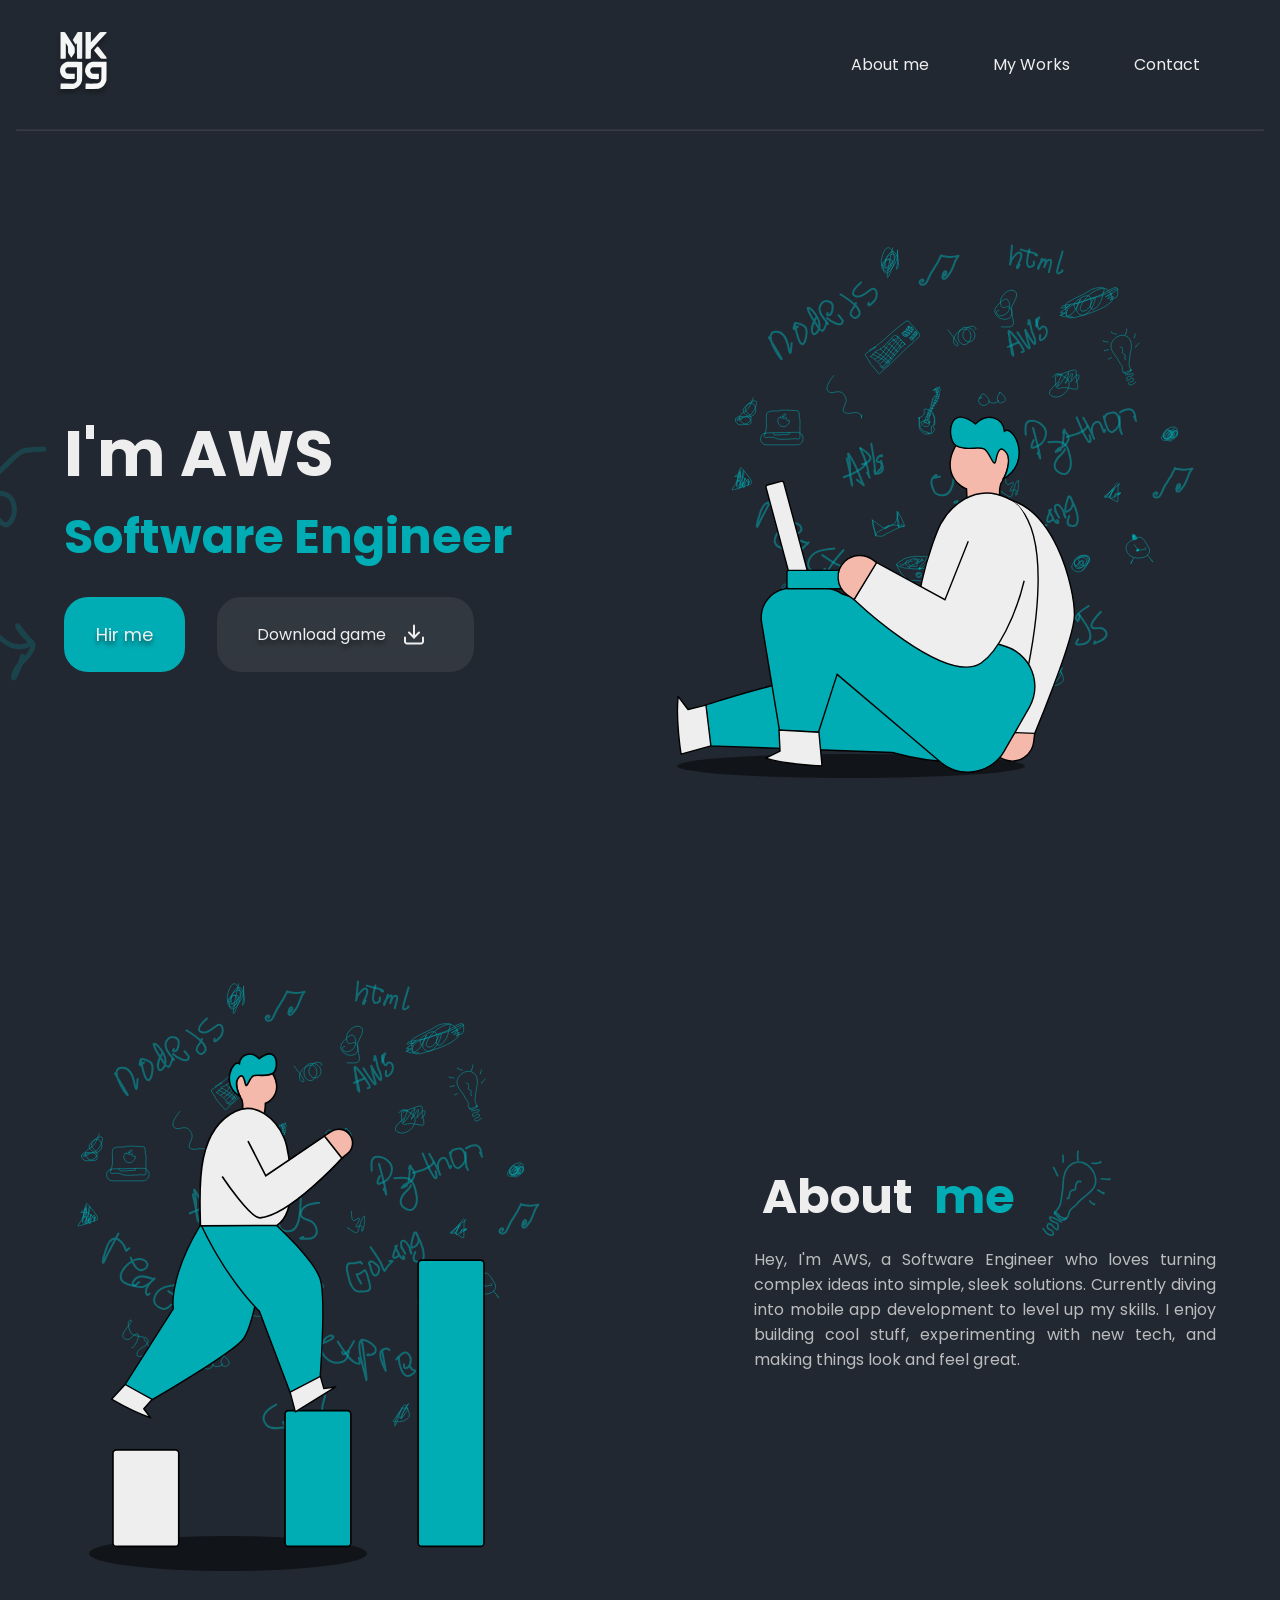
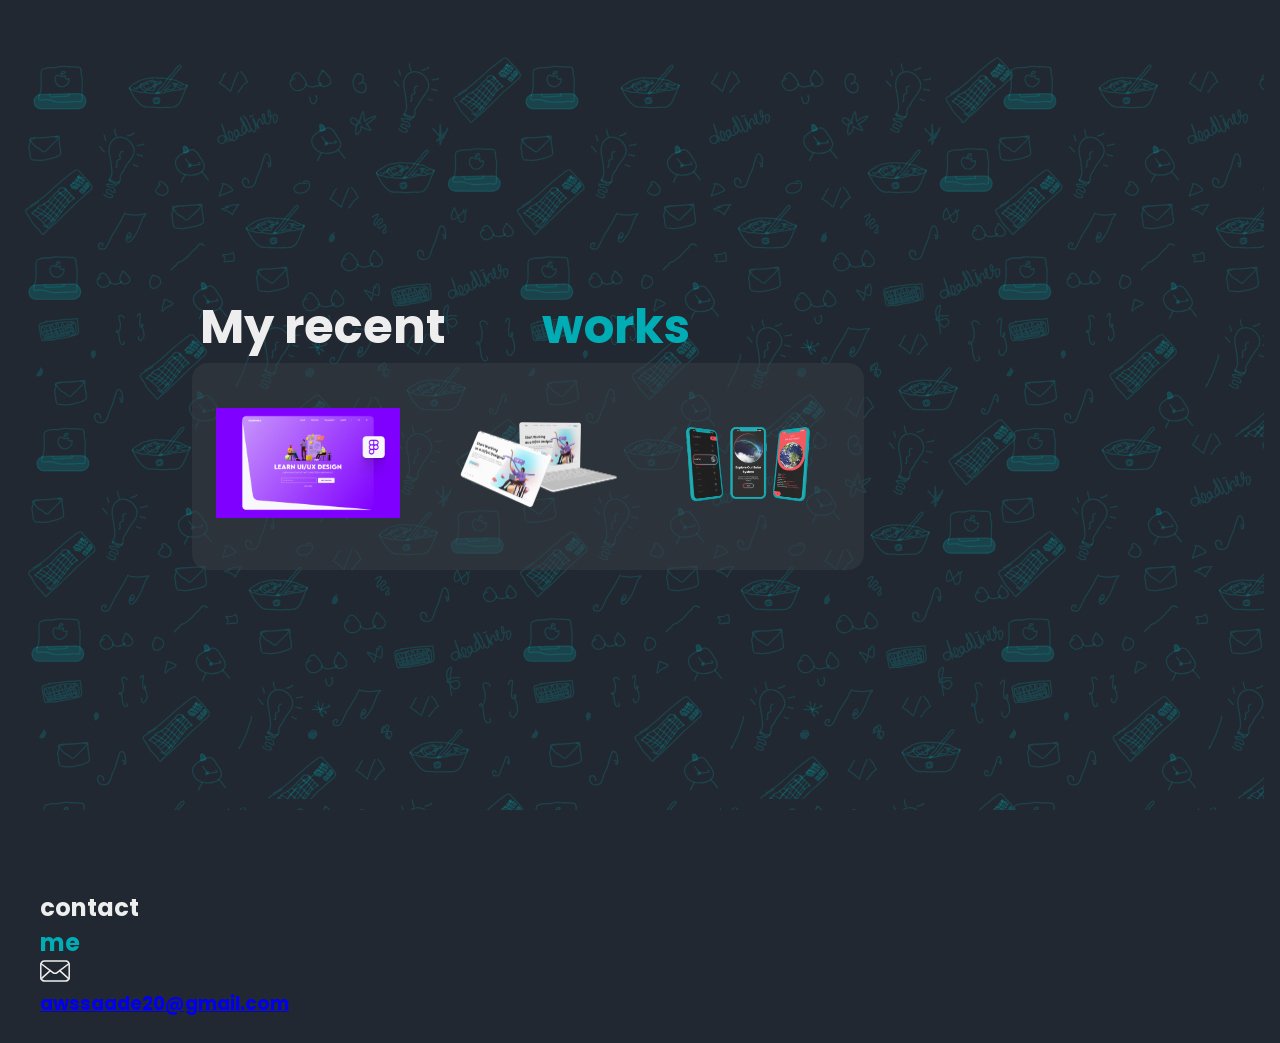
<file: index.html>
<!DOCTYPE html>
<html lang="en">
<head>
    <meta charset="UTF-8">
    <meta name="viewport" content="width=device-width, initial-scale=1.0">
    <link rel="stylesheet" href="styles.css" />
    <title>Document</title>
</head>
<body>

    <header>
        <img src="assets/assets/svg/logo.svg" alt="MusaabK99 logo" />


        <nav class="navigation">
            <ul>
                <li><a href="#aboutMe">About me</a></li>
                <li><a href="#myWorks">My Works</a></li>
                <li><a href="#contactMe">Contact</a></li>
            </ul>

        </nav>

    </header>
    <hr />

    <section class="hero">
        <img class="arrow" src="assets/assets/svg/arrow.svg" alt="arrow" />
        <div class="heroSub">
            <h1 class="name">I'm AWS </h1>
            <h1 class="title">Software Engineer</h1>
            <div class="heroBtns">
                <a class="hirMe" href="#contactMe">Hir me</a>
                <a class="game" href="assets/assets/CV.pdf" download
                    >Download game
                    <img src="assets/assets/svg/download.svg" alt="Download button"
                /></a>
            </div>
        </div>
        <img src="assets/assets/svg/Hero.svg" alt="hero image" class="heroImg" />
    </section>

    <section class="aboutMe" id="aboutMe">
        <img 
            src="assets/assets/svg/AboutMe.svg"
            alt="aboutMe Image"
            class="aboutMeImg"
        />
        <div class="textContainer">
            <div class="textTitle">
                <h1 class="aboutName">About</h1>
                <h1 class="aboutTitle">me</h1>
                <img src="assets/assets/svg/lightbulb.svg" alt="lightbulb" class="light" />
            </div>
            <p class="aboutMePar">
                Hey, I'm AWS, a Software Engineer who loves turning complex ideas into simple,
                sleek solutions. Currently diving into mobile app development to level up my skills.
                I enjoy building cool stuff, experimenting with new tech, and making things look and feel great.
             </p>
        </div>
        
    </section>

    <section class="works" id="myWorks">
        <div class="worksContainer">
            <div class="projectTitle">
                <h1 class="aboutName">My recent</h1>
                <h1 class="aboutTitle">works</h1>
            </div>
            <ul>
                <li>
                    <a href="" target="_blank"
                        ><img src="assets/assets/imgs/landingPage.png" alt=" landing Page"
                    ></a>
                    <a href="" target="_blank"
                        ><img src="assets/assets/imgs/webApp.png" alt=" web App"
                    ></a>
                    <a href="" target="_blank"
                        ><img src="assets/assets/imgs/app.png" alt="App"
                    ></a>
                </li>
            </ul>
        </div>
    </section>

    <section class="cotactContainer" id="contactMe">
            <div class="contactTitle">
             <h1 class="aboutName">contact</h1>
                <h1 class="aboutTitle">me</h1>
            </div>
            <div class="contact"></div>
                <div class="emailAndPhone">
                    <img src="assets/assets/svg/Email.svg" alt="email logo">
                     <a href="mailto:awssaade20@gmail.com"
                    ><h3>awssaade20@gmail.com</h3></a
                    >
                </div>
            </div>
    </section>


</body>
</html>
</file>
<file: styles.css>
@import url("https://fonts.googleapis.com/css2?family=Poppins:wght@700&display=swap");

* {
    margin: 0 ;
    padding: 0 0.5rem;
    box-sizing: border-box;
    scroll-behavior: smooth;
    font-family: "poppins",serif;
}
body {
    background-color: #222831;
}
header {
    display: flex;
    justify-content: space-between;
    align-items: center;
    margin: 2rem auto;
    max-width: 1200px;
}
.navigation ul{
    display: flex;
    list-style-type: none;
    gap: 2rem;
}
.navigation a {
    text-decoration: none;
    color: #eeeeee;
}

.navigation a:hover {
    text-decoration: none;
    color: #00adb5;
}

hr {
    opacity: 10%;
}
 .hero {
    display: flex;
    justify-content: space-between;
    align-items: center;
    margin: 5rem auto;
    max-width: 1200px;
}

.arrow{
    position: absolute;
    transform: translateX(-5.5rem) translateY(1.5rem);
}

.heroSub {
    display: flex
    flex-direction: table-column;
    gap: 0.5rem;
}

.name {
    font-size: 4rem;
    color: #eeeeee;
}

.title {
    font-size: 3rem;
    color: #00adb5;
}
.heroBtns{
    display: flex;
    gap: 2rem;
    margin-top: 1.5rem;
}

.hirMe {
    background-color: #00adb5;
    color: #eeeeee;
    border-radius: 24px;
    text-decoration: none;
    padding: 1.5rem 2rem;
    text-shadow: 0px 4px 4px rgba(0, 0, 0, 0.5) ;
    font-size: large;
}
.game {
    background-color: rgba(57, 62, 70, 0.75);
    color: #eeeeee;
    border-radius: 24px;
    text-decoration: none;
    padding: 0.9rem 2.5rem;
    text-shadow: 0px 4px 4px rgba(0, 0, 0, 0.5) ;
    display: flex;
    align-items: center;
    gap: 0.5rem;
    backdrop-filter: blur(4px);
}

.aboutMe {
    display: flex;
    justify-content: space-between;
    align-items: center;
    margin: 5rem auto;
    max-width: 1200px;
    gap: 10rem;
}
.textContainer {
    display: flex;
    flex-direction: column;
}
.textTitle {
    display: flex;
    align-items: center;
    gap: 5px;
    font-size: 2rem;
}
.aboutName {
    color: #eeeeee;
}
.aboutTitle {
    color: #00adb5;
}
.aboutMePar {
    text-align: justify;
    color: rgba(238, 238, 238, 0.75);
}
.works {
    background-image: url(assets/assets/svg/background.svg);
    padding: 10rem 10rem;
    margin: 5rem 0rem;
}
.worksContainer {
    display: flex;
    flex-direction: column;
    justify-content: space-around;
    align-items: left;
    margin: 5rem auto;
    max-width: 1200px;
}
.projectTitle {
    display: flex;
    align-items: center;
    justify-content: left;
    gap: 5rem;
    font-size: 2rem;
}
.works ul {
    display: flex;
    list-style-type: none;
    align-items: center;
    justify-content: space-between;
}
.works li {
    border-radius: 16px;
    background-color: rgba(57, 62, 70, 0.5);
    backdrop-filter: blur{4px};
    padding: 1rem arem;
}
.works li img {
    width: 200px;
    height: 200px;
    object-fit: contain;
    transition: transform 0.2s;
}
.works li :hover {
    transform: scale(1.5);
}
.contactContainer {
    display: flex;
    flex-direction: column;
    align-items: center;
    justify-content: space-around;
    gap: 2rem;
    margin: 2rem auto;
    max-width: 1200px;
} .cntactTitle {
    display: flex;
    align-items: center;
    just
}
</file>
